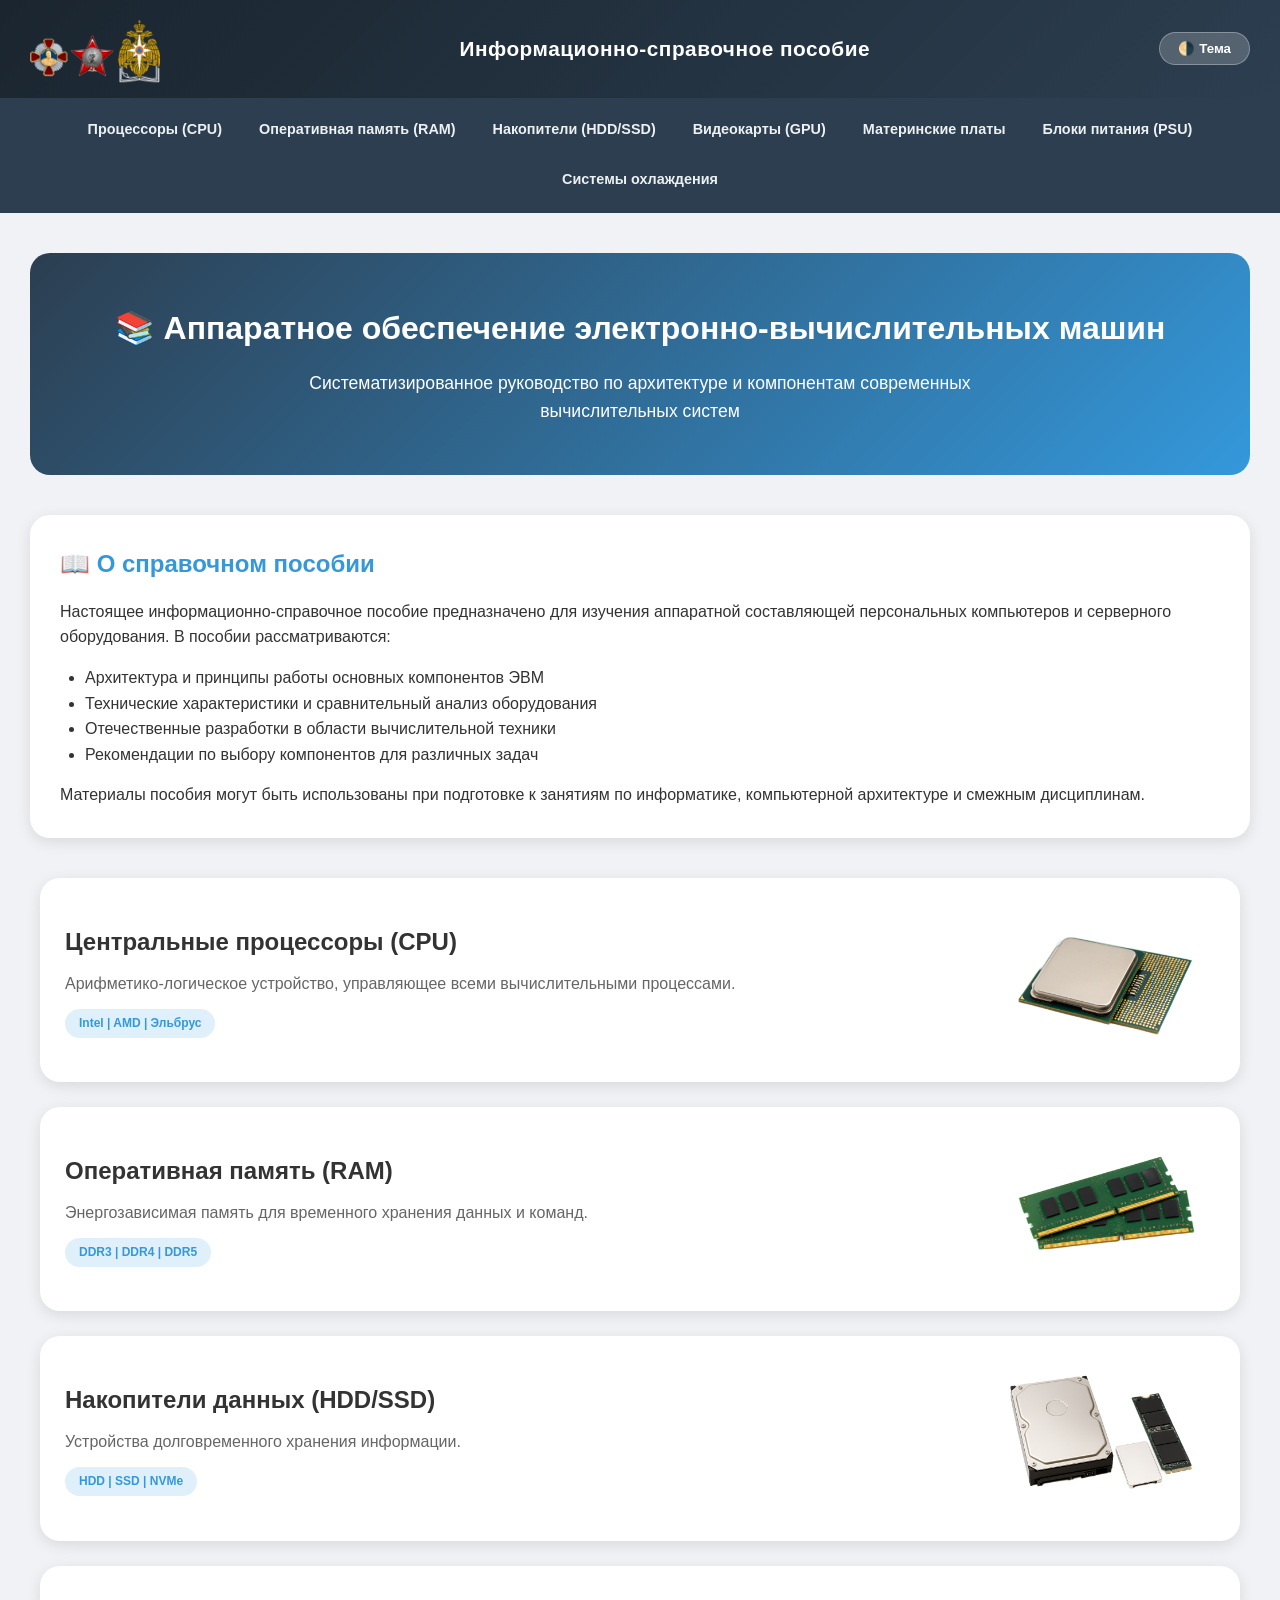
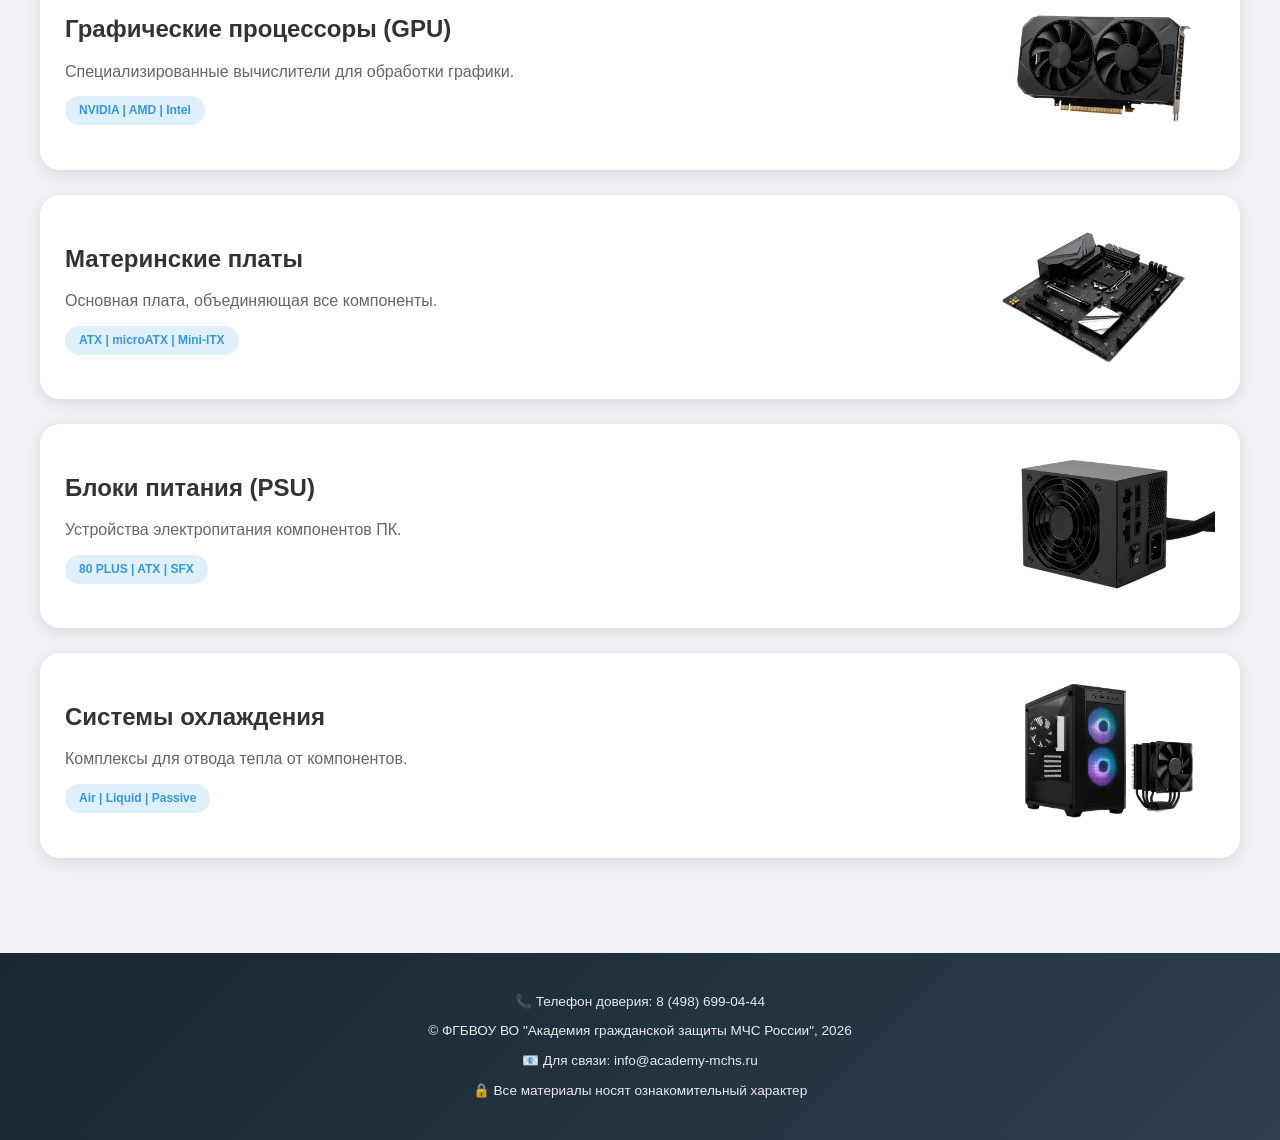
<file: index.html>
<!DOCTYPE html>
<html lang="ru">
<head>
  <meta charset="UTF-8">
  <meta name="viewport" content="width=device-width, initial-scale=1.0, viewport-fit=cover">
  <title>ИСП по аппаратному обеспечению ЭВМ</title>
  <link rel="icon" href="./PNG/favicon_io/favicon.ico" type="image/x-icon">
  <link rel="stylesheet" href="./CSS/style.css">
  <link href="https://cdn.jsdelivr.net/npm/aos@2.3.4/dist/aos.css" rel="stylesheet">
  <style>
    /* Бургер-меню (только для мобильных) */
    .mobile-menu-btn {
      display: none;
      background: rgba(255, 255, 255, 0.15);
      border: none;
      cursor: pointer;
      padding: 6px 10px;
      border-radius: 6px;
      flex-direction: column;
      align-items: center;
      justify-content: center;
    }
    
    .mobile-menu-btn span {
      display: block;
      width: 20px;
      height: 2px;
      margin: 3px 0;
      background-color: #fff;
      border-radius: 2px;
      transition: all 0.3s ease;
    }
    
    .mobile-menu-btn.active span:nth-child(1) {
      transform: rotate(45deg) translate(4px, 4px);
    }
    
    .mobile-menu-btn.active span:nth-child(2) {
      opacity: 0;
    }
    
    .mobile-menu-btn.active span:nth-child(3) {
      transform: rotate(-45deg) translate(5px, -5px);
    }
    
    /* ПК версия (по умолчанию) */
    header {
      display: flex;
      align-items: center;
      justify-content: space-between;
      background: linear-gradient(135deg, #1a252f 0%, #2c3e50 100%);
      color: #fff;
      padding: 15px 30px;
      flex-wrap: wrap;
      gap: 15px;
    }
    
    .logo {
      width: 130px;
      height: auto;
      margin-right: 10px;
    }
    
    .header-title {
      flex: 1;
      text-align: center;
    }
    
    .header-title h1 {
      margin: 0;
      font-size: 1.3rem;
      letter-spacing: 0.5px;
    }
    
    .theme-toggle {
      cursor: pointer;
      background: rgba(255, 255, 255, 0.2);
      border: 1px solid rgba(255, 255, 255, 0.3);
      padding: 8px 18px;
      border-radius: 30px;
      font-weight: bold;
      color: #fff;
      transition: all 0.3s ease;
    }
    
    .theme-toggle:hover {
      background: rgba(255, 255, 255, 0.35);
      transform: scale(1.05);
    }
    
    /* Навбар (ПК) */
    #navbar {
      display: flex;
      justify-content: center;
      align-items: center;
      flex-wrap: wrap;
      background-color: var(--nav-bg);
      padding: 10px 20px;
      position: sticky;
      top: 0;
      z-index: 1000;
      transition: background-color 0.3s ease;
      gap: 5px;
    }
    
    #navbar a {
      color: #ecf0f1;
      text-decoration: none;
      padding: 10px 16px;
      display: inline-block;
      font-weight: 600;
      font-size: 0.9rem;
      transition: all 0.3s ease;
      border-bottom: 2px solid transparent;
    }
    
    #navbar a:hover {
      border-bottom-color: var(--highlight-color);
      color: var(--highlight-color);
    }
    
    #navbar.scrolled {
      background-color: var(--nav-scrolled-bg);
      box-shadow: 0 2px 10px rgba(0, 0, 0, 0.2);
    }
    
    /* ========== МОБИЛЬНАЯ ВЕРСИЯ ========== */
    @media (max-width: 768px) {
      header {
        display: flex !important;
        flex-direction: row !important;
        align-items: center !important;
        justify-content: space-between !important;
        padding: 10px 15px !important;
        gap: 12px !important;
      }
      
      .logo {
        width: 55px !important;
        height: auto !important;
        flex-shrink: 0 !important;
        margin-right: 0 !important;
      }
      
      .header-right {
        flex: 1;
        display: flex;
        flex-direction: column;
        gap: 8px;
      }
      
      .header-title {
        text-align: center;
      }
      
      .header-title h1 {
        font-size: 11px !important;
        margin: 0 !important;
        white-space: nowrap !important;
      }
      
      .header-buttons {
        display: flex;
        align-items: center;
        justify-content: flex-end;
        gap: 8px;
      }
      
      .theme-toggle {
        padding: 4px 8px !important;
        font-size: 10px !important;
        background: rgba(255, 255, 255, 0.15) !important;
        border-radius: 6px !important;
        border: none !important;
        white-space: nowrap !important;
      }
      
      .mobile-menu-btn {
        display: flex !important;
        padding: 4px 8px !important;
      }
      
      .mobile-menu-btn span {
        width: 16px !important;
        margin: 2px 0 !important;
      }
      
      #navbar {
        display: none !important;
        position: absolute !important;
        top: 70px !important;
        left: 0 !important;
        right: 0 !important;
        background-color: #2c3e50 !important;
        padding: 12px !important;
        z-index: 1001 !important;
      }
      
      #navbar.open {
        display: flex !important;
        flex-direction: column !important;
      }
      
      #navbar a {
        padding: 10px !important;
        font-size: 13px !important;
        text-align: center !important;
        border-bottom: 1px solid rgba(255,255,255,0.1) !important;
      }
      
      #navbar a:last-child {
        border-bottom: none !important;
      }
    }
    
    @media (max-width: 900px) and (min-width: 769px) {
      .manufacturers-grid, .features-grid, .sockets-grid, .future-grid {
        grid-template-columns: repeat(2, 1fr);
      }
    }
  </style>
</head>
<body>

<div id="preloader">
  <div class="loader"></div>
  <h2>Загрузка справочного пособия...</h2>
</div>

<header>
  <img src="./PNG/logo_agz.png" alt="Логотип Академии" class="logo">
  <div class="header-title">
    <h1>Информационно-справочное пособие</h1>
  </div>
  <button class="theme-toggle" onclick="toggleTheme()">🌗 Тема</button>
  <button class="mobile-menu-btn" id="mobileMenuBtn">
    <span></span><span></span><span></span>
  </button>
</header>

<nav id="navbar">
  <a href="./HTML/cpu.html">Процессоры (CPU)</a>
  <a href="./HTML/ram.html">Оперативная память (RAM)</a>
  <a href="./HTML/storage.html">Накопители (HDD/SSD)</a>
  <a href="./HTML/gpu.html">Видеокарты (GPU)</a>
  <a href="./HTML/motherboard.html">Материнские платы</a>
  <a href="./HTML/psu.html">Блоки питания (PSU)</a>
  <a href="./HTML/cooling.html">Системы охлаждения</a>
</nav>

<main>
  <div class="hero-section" data-aos="fade-down">
    <h1>📚 Аппаратное обеспечение электронно-вычислительных машин</h1>
    <p>Систематизированное руководство по архитектуре и компонентам современных вычислительных систем</p>
  </div>

  <div class="about-project" data-aos="fade-up">
    <h2>📖 О справочном пособии</h2>
    <p>Настоящее информационно-справочное пособие предназначено для изучения аппаратной составляющей персональных компьютеров и серверного оборудования. В пособии рассматриваются:</p>
    <ul>
      <li>Архитектура и принципы работы основных компонентов ЭВМ</li>
      <li>Технические характеристики и сравнительный анализ оборудования</li>
      <li>Отечественные разработки в области вычислительной техники</li>
      <li>Рекомендации по выбору компонентов для различных задач</li>
    </ul>
    <p>Материалы пособия могут быть использованы при подготовке к занятиям по информатике, компьютерной архитектуре и смежным дисциплинам.</p>
  </div>

  <div class="cards-container">
    <a href="./HTML/cpu.html" class="card-link" data-aos="fade-up">
      <div class="card">
        <div class="card-content">
          <h2>Центральные процессоры (CPU)</h2>
          <p>Арифметико-логическое устройство, управляющее всеми вычислительными процессами.</p>
          <span class="card-tag">Intel | AMD | Эльбрус</span>
        </div>
        <div class="card-image">
          <img src="./PNG/cpu.png" alt="Процессор">
        </div>
      </div>
    </a>

    <a href="./HTML/ram.html" class="card-link" data-aos="fade-up">
      <div class="card">
        <div class="card-content">
          <h2>Оперативная память (RAM)</h2>
          <p>Энергозависимая память для временного хранения данных и команд.</p>
          <span class="card-tag">DDR3 | DDR4 | DDR5</span>
        </div>
        <div class="card-image">
          <img src="./PNG/ram.png" alt="Оперативная память">
        </div>
      </div>
    </a>

    <a href="./HTML/storage.html" class="card-link" data-aos="fade-up">
      <div class="card">
        <div class="card-content">
          <h2>Накопители данных (HDD/SSD)</h2>
          <p>Устройства долговременного хранения информации.</p>
          <span class="card-tag">HDD | SSD | NVMe</span>
        </div>
        <div class="card-image">
          <img src="./PNG/hdd.png" alt="Накопитель">
        </div>
      </div>
    </a>

    <a href="./HTML/gpu.html" class="card-link" data-aos="fade-up">
      <div class="card">
        <div class="card-content">
          <h2>Графические процессоры (GPU)</h2>
          <p>Специализированные вычислители для обработки графики.</p>
          <span class="card-tag">NVIDIA | AMD | Intel</span>
        </div>
        <div class="card-image">
          <img src="./PNG/gpu.png" alt="Видеокарта">
        </div>
      </div>
    </a>

    <a href="./HTML/motherboard.html" class="card-link" data-aos="fade-up">
      <div class="card">
        <div class="card-content">
          <h2>Материнские платы</h2>
          <p>Основная плата, объединяющая все компоненты.</p>
          <span class="card-tag">ATX | microATX | Mini-ITX</span>
        </div>
        <div class="card-image">
          <img src="./PNG/motherboard.png" alt="Материнская плата">
        </div>
      </div>
    </a>

    <a href="./HTML/psu.html" class="card-link" data-aos="fade-up">
      <div class="card">
        <div class="card-content">
          <h2>Блоки питания (PSU)</h2>
          <p>Устройства электропитания компонентов ПК.</p>
          <span class="card-tag">80 PLUS | ATX | SFX</span>
        </div>
        <div class="card-image">
          <img src="./PNG/psu.png" alt="Блок питания">
        </div>
      </div>
    </a>

    <a href="./HTML/cooling.html" class="card-link" data-aos="fade-up">
      <div class="card">
        <div class="card-content">
          <h2>Системы охлаждения</h2>
          <p>Комплексы для отвода тепла от компонентов.</p>
          <span class="card-tag">Air | Liquid | Passive</span>
        </div>
        <div class="card-image">
          <img src="./PNG/case.png" alt="Охлаждение">
        </div>
      </div>
    </a>
  </div>
</main>

<footer>
  <p>📞 Телефон доверия: 8 (498) 699-04-44</p>
  <p>© ФГБВОУ ВО "Академия гражданской защиты МЧС России", 2026</p>
  <p>📧 Для связи: info@academy-mchs.ru</p>
  <p>🔒 Все материалы носят ознакомительный характер</p>
</footer>

<button id="scrollTopBtn" onclick="scrollToTop()">↑</button>

<script src="https://cdn.jsdelivr.net/npm/aos@2.3.4/dist/aos.js"></script>
<script src="./JS/script.js"></script>

<script>
// ========== БУРГЕР-МЕНЮ И АДАПТАЦИЯ HEADER ==========
(function() {
  if (window.innerWidth > 768) return;
  
  const header = document.querySelector('header');
  const logo = header.querySelector('.logo');
  const title = header.querySelector('.header-title');
  const themeBtn = header.querySelector('.theme-toggle');
  const burger = document.getElementById('mobileMenuBtn');
  const navbar = document.getElementById('navbar');
  
  // Создаём новую структуру
  const newHeader = document.createElement('div');
  newHeader.className = 'header-right';
  
  const newTitle = title.cloneNode(true);
  newTitle.style.textAlign = 'center';
  newTitle.querySelector('h1').style.fontSize = '11px';
  newTitle.querySelector('h1').style.whiteSpace = 'nowrap';
  
  const buttonsDiv = document.createElement('div');
  buttonsDiv.className = 'header-buttons';
  const newThemeBtn = themeBtn.cloneNode(true);
  newThemeBtn.style.cssText = 'padding:4px 8px;font-size:10px;background:rgba(255,255,255,0.15);border-radius:6px;border:none;white-space:nowrap';
  newThemeBtn.onclick = function(e) { e.preventDefault(); toggleTheme(); };
  
  buttonsDiv.appendChild(newThemeBtn);
  buttonsDiv.appendChild(burger);
  newHeader.appendChild(newTitle);
  newHeader.appendChild(buttonsDiv);
  
  header.innerHTML = '';
  header.style.cssText = 'display:flex;flex-direction:row;align-items:center;justify-content:space-between;padding:10px 15px;gap:12px';
  logo.style.cssText = 'width:55px;height:auto;flex-shrink:0;margin-right:0';
  header.appendChild(logo);
  header.appendChild(newHeader);
  
  // Бургер функционал
  burger.onclick = function(e) {
    e.stopPropagation();
    this.classList.toggle('active');
    navbar.classList.toggle('open');
    const spans = this.querySelectorAll('span');
    if (this.classList.contains('active')) {
      spans[0].style.transform = 'rotate(45deg) translate(4px, 4px)';
      spans[1].style.opacity = '0';
      spans[2].style.transform = 'rotate(-45deg) translate(5px, -5px)';
    } else {
      spans[0].style.transform = 'none';
      spans[1].style.opacity = '1';
      spans[2].style.transform = 'none';
    }
  };
  
  navbar.querySelectorAll('a').forEach(link => {
    link.addEventListener('click', () => {
      burger.classList.remove('active');
      navbar.classList.remove('open');
      const spans = burger.querySelectorAll('span');
      spans[0].style.transform = 'none';
      spans[1].style.opacity = '1';
      spans[2].style.transform = 'none';
    });
  });
})();
</script>

</body>
</html>
</file>
<file: CSS/style.css>
* {
  margin: 0;
  padding: 0;
  box-sizing: border-box;
}

html {
  scroll-behavior: smooth;
}

body {
  font-family: 'Segoe UI', Tahoma, Geneva, Verdana, sans-serif;
  background-color: var(--bg-color, #f0f2f5);
  margin: 0;
  padding: 0;
  line-height: 1.6;
  color: var(--text-color, #333);
  transition: background-color 0.3s ease, color 0.3s ease;
}

:root {
  --bg-color: #f0f2f5;
  --card-bg: #ffffff;
  --nav-bg: #2c3e50;
  --nav-scrolled-bg: #1a252f;
  --text-color: #333;
  --text-light: #666;
  --highlight-color: #3498db;
  --highlight-hover: #2980b9;
  --border-color: #e0e0e0;
  --shadow: 0 4px 15px rgba(0, 0, 0, 0.1);
  --shadow-hover: 0 8px 25px rgba(0, 150, 255, 0.3);
}

.dark-theme {
  --bg-color: #121212;
  --card-bg: #1e1e1e;
  --nav-bg: #0d1117;
  --nav-scrolled-bg: #161b22;
  --text-color: #e4e4e4;
  --text-light: #a0a0a0;
  --highlight-color: #3b82f6;
  --highlight-hover: #2563eb;
  --border-color: #333;
  --shadow: 0 4px 15px rgba(0, 0, 0, 0.3);
  --shadow-hover: 0 8px 25px rgba(59, 130, 246, 0.3);
}

header {
  display: flex;
  align-items: center;
  justify-content: space-between;
  background: linear-gradient(135deg, #1a252f 0%, #2c3e50 100%);
  color: #fff;
  padding: 15px 30px;
  flex-wrap: wrap;
  gap: 15px;
}

.header-title {
  flex: 1;
  text-align: center;
}

.header-title h1 {
  margin: 0;
  font-size: 1.3rem;
  letter-spacing: 0.5px;
}

.logo {
  width: 130px;
  height: auto;
  margin-right: 10px;
}

.theme-toggle {
  cursor: pointer;
  background: rgba(255, 255, 255, 0.2);
  border: 1px solid rgba(255, 255, 255, 0.3);
  padding: 8px 18px;
  border-radius: 30px;
  font-weight: bold;
  color: #fff;
  transition: all 0.3s ease;
}

.theme-toggle:hover {
  background: rgba(255, 255, 255, 0.35);
  transform: scale(1.05);
}

nav {
  display: flex;
  justify-content: center;
  align-items: center;
  flex-wrap: wrap;
  background-color: var(--nav-bg);
  padding: 10px 20px;
  position: sticky;
  top: 0;
  z-index: 1000;
  transition: background-color 0.3s ease;
  gap: 5px;
}

nav.scrolled {
  background-color: var(--nav-scrolled-bg);
  box-shadow: 0 2px 10px rgba(0, 0, 0, 0.2);
}

nav a {
  color: #ecf0f1;
  text-decoration: none;
  padding: 10px 16px;
  display: inline-block;
  font-weight: 600;
  font-size: 0.9rem;
  transition: all 0.3s ease;
  border-bottom: 2px solid transparent;
}

nav a:hover,
nav a.active {
  border-bottom-color: var(--highlight-color);
  color: var(--highlight-color);
}

.welcome {
  text-align: center;
  padding: 40px 20px 20px;
  font-size: 1.5rem;
  font-weight: bold;
  color: var(--highlight-color);
}

main {
  max-width: 1300px;
  margin: 0 auto;
  padding: 20px 30px;
}

.hero-section {
  background: linear-gradient(135deg, #2c3e50 0%, #3498db 100%);
  color: white;
  padding: 50px 30px;
  text-align: center;
  border-radius: 20px;
  margin: 20px 0 40px;
}

.hero-section h1 {
  font-size: 2rem;
  margin-bottom: 15px;
}

.hero-section p {
  font-size: 1.1rem;
  max-width: 800px;
  margin: 0 auto;
}

.about-project {
  background: var(--card-bg);
  border-radius: 20px;
  padding: 30px;
  margin: 40px 0;
  box-shadow: var(--shadow);
}

.about-project h2 {
  color: var(--highlight-color);
  margin-top: 0;
  margin-bottom: 15px;
}

.about-project ul {
  margin: 15px 0 15px 25px;
}

.cards-container {
  max-width: 1200px;
  margin: 0 auto;
}

.card-link {
  text-decoration: none;
  color: inherit;
  display: block;
}

.card {
  display: flex;
  align-items: center;
  justify-content: space-between;
  background: var(--card-bg);
  margin: 25px 0;
  padding: 25px;
  border-radius: 20px;
  box-shadow: var(--shadow);
  transition: all 0.3s ease;
  cursor: pointer;
  gap: 30px;
}

.card:hover {
  transform: translateY(-5px);
  box-shadow: var(--shadow-hover);
}

.card-content {
  flex: 1;
}

.card-content h2 {
  margin-top: 0;
  margin-bottom: 10px;
  color: var(--text-color);
  font-size: 1.5rem;
}

.card-content p {
  font-size: 1rem;
  color: var(--text-light);
}

.card-tag {
  display: inline-block;
  background: rgba(52, 152, 219, 0.15);
  padding: 5px 14px;
  border-radius: 25px;
  font-size: 0.75rem;
  margin-top: 12px;
  color: var(--highlight-color);
  font-weight: 600;
}

.card-image img {
  width: 220px;
  height: auto;
  border-radius: 12px;
  object-fit: cover;
  transition: transform 0.3s ease;
}

.card:hover .card-image img {
  transform: scale(1.02);
}

footer {
  text-align: center;
  padding: 30px 20px;
  background: linear-gradient(135deg, #1a252f 0%, #2c3e50 100%);
  color: #fff;
  margin-top: 50px;
}

footer p {
  margin: 8px 0;
  font-size: 0.85rem;
  opacity: 0.9;
}

#scrollTopBtn {
  position: fixed;
  bottom: 30px;
  right: 30px;
  background-color: var(--highlight-color);
  color: white;
  border: none;
  padding: 12px 18px;
  border-radius: 50%;
  font-size: 1.3rem;
  cursor: pointer;
  display: none;
  z-index: 999;
  transition: all 0.3s ease;
}

#scrollTopBtn:hover {
  background-color: var(--highlight-hover);
  transform: scale(1.1);
}

#preloader {
  position: fixed;
  top: 0;
  left: 0;
  width: 100%;
  height: 100%;
  background: var(--bg-color);
  display: flex;
  flex-direction: column;
  justify-content: center;
  align-items: center;
  z-index: 9999;
  transition: opacity 0.5s ease;
}

#preloader.fade-out {
  opacity: 0;
  pointer-events: none;
}

#preloader .loader {
  width: 60px;
  height: 60px;
  border: 4px solid rgba(52, 152, 219, 0.2);
  border-top: 4px solid var(--highlight-color);
  border-radius: 50%;
  animation: spin 1s linear infinite;
  margin-bottom: 20px;
}

@keyframes spin {
  0% { transform: rotate(0deg); }
  100% { transform: rotate(360deg); }
}

section {
  margin-bottom: 50px;
}

section h1 {
  font-size: 2rem;
  color: var(--highlight-color);
  margin-bottom: 20px;
  border-left: 4px solid var(--highlight-color);
  padding-left: 15px;
}

section h2 {
  font-size: 1.6rem;
  margin: 30px 0 15px;
  color: var(--text-color);
}

section h3 {
  font-size: 1.3rem;
  margin: 20px 0 10px;
  color: var(--highlight-color);
}

.info-grid {
  display: grid;
  grid-template-columns: repeat(auto-fit, minmax(320px, 1fr));
  gap: 25px;
  margin: 30px 0;
}

.info-card {
  background: var(--card-bg);
  border-radius: 16px;
  padding: 20px;
  box-shadow: var(--shadow);
  transition: transform 0.3s ease;
}

.info-card:hover {
  transform: translateY(-3px);
}

.info-card h3 {
  color: var(--highlight-color);
  margin-top: 0;
  margin-bottom: 15px;
}

.info-card img {
  width: 100%;
  max-width: 250px;
  height: auto;
  display: block;
  margin: 15px auto;
  border-radius: 10px;
}

.manufacturers-grid {
  display: grid;
  grid-template-columns: repeat(auto-fit, minmax(320px, 1fr));
  gap: 30px;
  margin: 30px 0;
}

.manufacturer-card {
  background: var(--card-bg);
  border-radius: 20px;
  padding: 25px;
  text-align: center;
  transition: all 0.3s ease;
  cursor: pointer;
  box-shadow: var(--shadow);
}

.manufacturer-card:hover {
  transform: translateY(-8px);
  box-shadow: var(--shadow-hover);
}

.manufacturer-card img {
  width: 180px;
  height: auto;
  margin-bottom: 15px;
}

.manufacturer-card h3 {
  font-size: 1.5rem;
  margin: 10px 0;
  color: var(--text-color);
}

.badge {
  display: inline-block;
  background: var(--highlight-color);
  color: white;
  padding: 5px 14px;
  border-radius: 25px;
  font-size: 0.75rem;
  margin-top: 12px;
  font-weight: 600;
}

.russian-badge {
  background: #e74c3c;
}

.table-container {
  overflow-x: auto;
  margin: 25px 0;
  border-radius: 12px;
  box-shadow: var(--shadow);
}

table {
  width: 100%;
  border-collapse: collapse;
  font-size: 0.9rem;
  background: var(--card-bg);
}

th, td {
  padding: 12px 15px;
  border: 1px solid var(--border-color);
  text-align: left;
}

th {
  background: var(--highlight-color);
  color: white;
  font-weight: 600;
}

tr:nth-child(even) {
  background: rgba(52, 152, 219, 0.05);
}

.modal {
  display: none;
  position: fixed;
  z-index: 1100;
  left: 0;
  top: 0;
  width: 100%;
  height: 100%;
  overflow: auto;
  background-color: rgba(0, 0, 0, 0.6);
  backdrop-filter: blur(3px);
}

.modal-content {
  background-color: var(--card-bg);
  margin: 8% auto;
  padding: 25px;
  border-radius: 20px;
  width: 90%;
  max-width: 550px;
  position: relative;
  animation: fadeIn 0.3s ease;
  color: var(--text-color);
  box-shadow: 0 20px 40px rgba(0, 0, 0, 0.3);
}

.modal-content h3 {
  color: var(--highlight-color);
  margin-top: 0;
  margin-bottom: 15px;
}

.modal-content h4 {
  margin: 15px 0 10px;
  color: var(--text-color);
}

.modal-content ul {
  margin: 10px 0 10px 20px;
}

.close {
  color: #aaa;
  position: absolute;
  top: 15px;
  right: 20px;
  font-size: 28px;
  font-weight: bold;
  cursor: pointer;
  transition: color 0.2s;
}

.close:hover {
  color: var(--highlight-color);
}

@keyframes fadeIn {
  from {
    opacity: 0;
    transform: translateY(-30px);
  }
  to {
    opacity: 1;
    transform: translateY(0);
  }
}

.image-gallery {
  display: flex;
  flex-wrap: wrap;
  gap: 20px;
  justify-content: center;
  margin: 30px 0;
}

.image-gallery img {
  width: 200px;
  height: auto;
  border-radius: 12px;
  transition: all 0.3s ease;
  box-shadow: var(--shadow);
}

.image-gallery img:hover {
  transform: scale(1.05);
}

.feature-list {
  list-style: none;
  padding: 0;
}

.feature-list li {
  padding: 12px 0;
  border-bottom: 1px solid var(--border-color);
  display: flex;
  align-items: center;
  gap: 12px;
}

.feature-list li:before {
  content: "⚡";
  font-size: 1.1rem;
}

@media (max-width: 768px) {
  header {
    flex-direction: column;
    text-align: center;
    padding: 15px;
  }
  
  .logo {
    margin-right: 0;
  }
  
  .card {
    flex-direction: column;
    text-align: center;
  }
  
  .card-image img {
    width: 180px;
  }
  
  .hero-section h1 {
    font-size: 1.5rem;
  }
  
  .manufacturers-grid {
    grid-template-columns: 1fr;
  }
  
  .info-grid {
    grid-template-columns: 1fr;
  }
  
  th, td {
    padding: 8px 10px;
    font-size: 0.8rem;
  }
  
  .modal-content {
    margin: 20% auto;
    width: 95%;
  }
  
  section h1 {
    font-size: 1.5rem;
  }
}

@media (max-width: 480px) {
  main {
    padding: 15px;
  }
  
  nav a {
    padding: 6px 10px;
    font-size: 0.75rem;
  }
  
  .card-content h2 {
    font-size: 1.2rem;
  }
}
/* ========================================
   МОБИЛЬНАЯ АДАПТАЦИЯ ДЛЯ IPHONE
   ======================================== */

/* Убираем белый пропуск вверху */
body {
  min-height: 100vh;
  min-height: -webkit-fill-available;
}

html {
  height: -webkit-fill-available;
}

/* Фикс для прелоадера на мобильных */
#preloader {
  position: fixed;
  top: 0;
  left: 0;
  right: 0;
  bottom: 0;
  width: 100%;
  height: 100%;
  background: var(--bg-color, #f0f2f5);
  display: flex;
  flex-direction: column;
  justify-content: center;
  align-items: center;
  z-index: 9999;
  transition: opacity 0.5s ease;
}

#preloader .loader {
  width: 50px;
  height: 50px;
}

#preloader h2 {
  font-size: 16px;
  text-align: center;
  margin-top: 15px;
}

/* Мобильный навбар - бургер-меню */
@media (max-width: 768px) {
  /* Скрываем стандартный навбар */
  #navbar {
    flex-wrap: wrap;
    justify-content: flex-start;
    overflow-x: auto;
    -webkit-overflow-scrolling: touch;
    scrollbar-width: thin;
    padding: 10px 15px;
    gap: 8px;
  }
  
  #navbar a {
    padding: 6px 12px;
    font-size: 13px;
    white-space: nowrap;
    flex-shrink: 0;
  }
  
  /* Альтернативный вариант - если нужно бургер-меню, раскомментируйте */
  /*
  #navbar {
    display: none;
  }
  
  .mobile-menu-btn {
    display: block;
    position: sticky;
    top: 0;
    background: var(--nav-bg);
    padding: 12px;
    text-align: center;
    color: white;
    cursor: pointer;
    z-index: 1001;
  }
  
  #navbar.mobile-open {
    display: flex;
    flex-direction: column;
  }
  
  #navbar.mobile-open a {
    width: 100%;
    text-align: center;
  }
  */
}

/* Фикс для отступов на мобильных iPhone */
@media (max-width: 768px) {
  main {
    padding: 15px;
  }
  
  header {
    padding: 12px 15px;
  }
  
  .logo {
    width: 80px;
  }
  
  .header-title h1 {
    font-size: 14px;
  }
  
  .welcome {
    font-size: 18px;
    padding: 20px 15px;
  }
  
  .hero-section {
    padding: 25px 15px;
    margin: 15px 0 25px;
  }
  
  .hero-section h1 {
    font-size: 20px;
  }
  
  .hero-section p {
    font-size: 14px;
  }
  
  .card {
    flex-direction: column;
    text-align: center;
    padding: 15px;
    margin: 15px 0;
  }
  
  .card-image img {
    width: 120px;
    margin-top: 10px;
  }
  
  .card-content h2 {
    font-size: 18px;
  }
  
  .card-content p {
    font-size: 13px;
  }
  
  .section-title {
    font-size: 22px;
    margin: 30px 0 15px;
  }
  
  .section-subtitle {
    font-size: 12px;
    margin-bottom: 20px;
  }
  
  /* Карточки в 1 колонку на мобильных */
  .manufacturers-grid, .features-grid, .sockets-grid, .future-grid,
  .types-grid, .interfaces-grid, .certificates-grid, .modularity-grid,
  .fans-grid, .chipsets-grid, .formfactors-grid {
    grid-template-columns: 1fr;
    gap: 15px;
  }
  
  .manufacturer-card img {
    width: 70px;
  }
  
  .manufacturer-card h3 {
    font-size: 16px;
  }
  
  .feature-card, .socket-card, .future-card {
    padding: 20px 10px;
  }
  
  /* Таблицы с горизонтальной прокруткой */
  .table-container {
    overflow-x: auto;
  }
  
  table {
    font-size: 12px;
    min-width: 500px;
  }
  
  th, td {
    padding: 8px 10px;
  }
  
  /* Фотогалерея */
  .image-gallery img {
    width: 45%;
  }
  
  /* Модальные окна */
  .modal-content {
    margin: 30% auto;
    width: 90%;
    padding: 20px;
  }
  
  .close {
    font-size: 24px;
    top: 10px;
    right: 15px;
  }
  
  /* Футер */
  footer {
    padding: 20px 15px;
  }
  
  footer p {
    font-size: 11px;
  }
  
  /* Кнопка "вверх" */
  #scrollTopBtn {
    bottom: 20px;
    right: 20px;
    padding: 10px 14px;
    font-size: 18px;
  }
}
</file>
